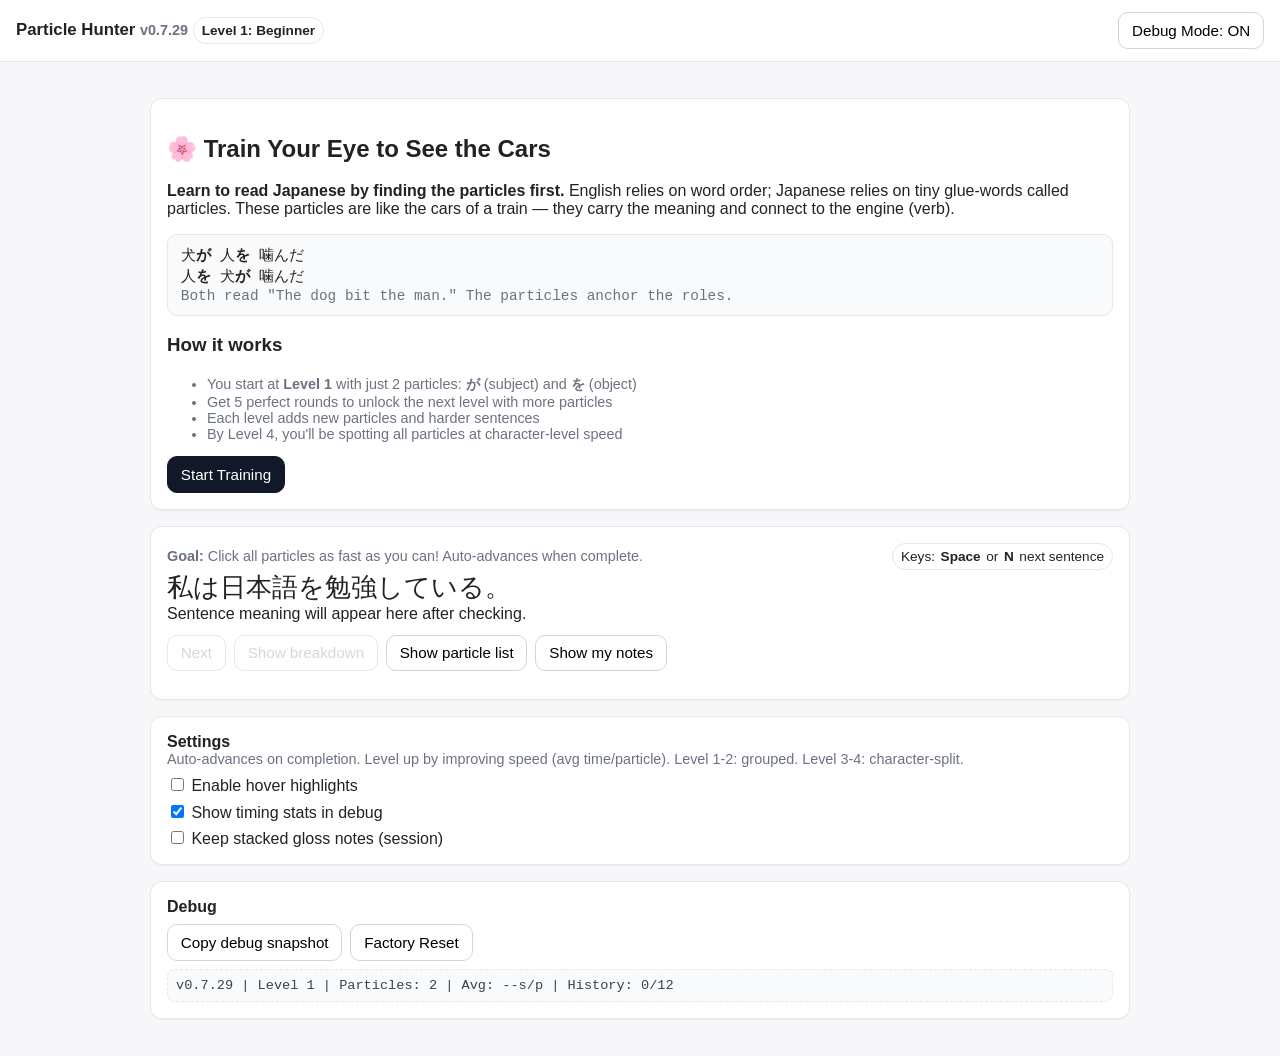
<file: index.html>
<!DOCTYPE html>
<html lang="ja">
<head>
<meta charset="UTF-8"/>
<meta name="viewport" content="width=device-width,initial-scale=1"/>
<title>Particle Hunter — v0.7.29 (Auto-Submit + Timing-Based Progression)</title>
<style>
  body{font-family:-apple-system,BlinkMacSystemFont,"Segoe UI",Roboto,"Hiragino Kaku Gothic ProN","Yu Gothic","Noto Sans JP",Meiryo,sans-serif;background:#f7f7f9;margin:0;color:#222}
  header{background:#fff;border-bottom:1px solid #e5e7eb;padding:.75rem 1rem;position:sticky;top:0;z-index:10}
  .head{display:flex;align-items:center;justify-content:space-between;gap:.75rem}
  h1{margin:0;font-size:1.05rem}
  main{max-width:980px;margin:0 auto;padding:1.25rem}
  .card{background:#fff;border:1px solid #e5e7eb;border-radius:12px;padding:1rem;margin:1rem 0;box-shadow:0 1px 2px rgba(0,0,0,.04)}
  .sentence{font-size:1.6rem;user-select:none}
  .token{display:inline-block;border-radius:6px;cursor:pointer;transition:background .12s,box-shadow .12s}
  body:not(.noHover) .token:hover{background:#f0f9ff;box-shadow:inset 0 0 0 1px #bae6fd}
  .picked{background:#e0f2fe;box-shadow:inset 0 0 0 1px #7dd3fc}
  .good{background:#dcfce7!important;box-shadow:inset 0 0 0 1px #86efac!important}
  .bad{box-shadow:inset 0 0 0 2px #f87171!important}
  .miss{background:#fecaca!important;box-shadow:inset 0 0 0 1px #ef4444!important}
  button{border:1px solid #d1d5db;background:#fff;padding:.55rem .8rem;border-radius:10px;cursor:pointer;font-size:.95rem}
  button.primary{background:#111827;color:#fff;border-color:#111827}
  button:disabled{opacity:.55;cursor:not-allowed}
  .pill{display:inline-flex;align-items:center;gap:.35rem;padding:.3rem .5rem;border:1px solid #e5e7eb;border-radius:999px;font-size:.85rem;background:#fff}
  .stats{display:flex;flex-wrap:wrap;gap:.5rem;margin-top:.75rem}
  .muted{color:#6b7280;font-size:.9rem}
  .row{display:flex;flex-wrap:wrap;gap:.5rem;align-items:center;justify-content:space-between}
  .banner{display:none;border:1px solid #fecaca;background:#fff1f2;color:#7f1d1d;padding:.6rem .8rem;border-radius:10px;margin:.75rem 0}
  .banner.show{display:block}
  .banner.good{border-color:#bbf7d0;background:#f0fdf4;color:#065f46}
  .debug{font-family:ui-monospace,monospace;font-size:.85rem;white-space:pre-wrap;background:#f9fafb;border:1px dashed #e5e7eb;padding:.5rem;border-radius:8px;color:#374151}
  .next-success{box-shadow:0 0 0 2px #22c55e inset}
  .next-warn{box-shadow:0 0 0 2px #fbbf24 inset}
  #breakdownBox.bd{font-family:ui-monospace,SFMono-Regular,Menlo,monospace;white-space:pre-wrap}
  #err{display:none;margin:0;padding:.6rem .8rem;background:#fff7ed;border:1px solid #fed7aa;color:#9a3412;border-radius:10px}
  #err.show{display:block}
</style>
</head>
<body class="noHover">
<header>
  <div class="head">
    <h1>Particle Hunter <span class="muted">v0.7.29</span> <span class="pill" id="modePill">Core</span></h1>
    <button id="toggleDebugBtn">Debug Mode: <span id="debugState">ON</span></button>
  </div>
</header>

<main>
  <p id="err"></p>

  <div id="introCard" class="card intro">
    <h2>🌸 Train Your Eye to See the Cars</h2>
    <p><strong>Learn to read Japanese by finding the particles first.</strong> English relies on word order; Japanese relies on tiny glue-words called particles. These particles are like the cars of a train — they carry the meaning and connect to the engine (verb).</p>
    <div class="example" style="background:#f9fafb;border:1px solid #e5e7eb;border-radius:10px;padding:.6rem .8rem;margin:.5rem 0;font-family:ui-monospace,monospace;font-size:.95rem;">
      犬<strong>が</strong> 人<strong>を</strong> 噛んだ<br/>人<strong>を</strong> 犬<strong>が</strong> 噛んだ<br/>
      <span class="muted">Both read "The dog bit the man." The particles anchor the roles.</span>
    </div>
    <h3>How it works</h3>
    <ul class="muted">
      <li>You start at <strong>Level 1</strong> with just 2 particles: <strong>が</strong> (subject) and <strong>を</strong> (object)</li>
      <li>Get 5 perfect rounds to unlock the next level with more particles</li>
      <li>Each level adds new particles and harder sentences</li>
      <li>By Level 4, you'll be spotting all particles at character-level speed</li>
    </ul>
    <button id="startBtn" class="primary">Start Training</button>
  </div>

  <div class="card" id="gameCard" style="display:none;">
    <div class="row">
      <div class="muted"><strong>Goal:</strong> Click all particles as fast as you can! Auto-advances when complete.</div>
      <div class="pill"><span>Keys:</span> <strong>Space</strong> or <strong>N</strong> next sentence</div>
    </div>

    <div id="cargoBanner" class="banner" role="alert"><strong>🚂 You left some cars behind!</strong> The missed particles are highlighted in red.</div>
    <div id="levelBanner" class="banner good" role="status">Mastery achieved — Level 2 unlocked.</div>

    <div class="sentence" id="sentence"></div>

    <div id="meaningBox" class="meaning">Sentence meaning will appear here after checking.</div>

    <div style="margin-top:.75rem;display:flex;gap:.5rem;flex-wrap:wrap;">
      <button id="nextBtn">Next</button>
      <button id="showBreakdownBtn" disabled>Show breakdown</button>
      <button id="toggleParticlesBtn">Show particle list</button>
      <button id="toggleMyNotesBtn">Show my notes</button>
    </div>

    <div class="stats" id="stats"></div>

    <div id="breakdownBox" class="card" style="display:none;margin-top:.75rem;padding:1rem;background:#f9fafb;">
      <strong>🚂 Train Car Breakdown</strong>
      <div class="muted" style="margin-top:.25rem;font-size:.85rem;">Each car carries meaning. The particle shows what job the car does. The engine (verb) is where everything connects.</div>
      <div id="breakdownContent" style="margin-top:.75rem;"></div>
    </div>

    <div class="notes" id="notesBlock" style="display:none;">
      <h4>Particles Learned</h4>
      <ul id="notesList"></ul>
    </div>

    <div class="card" id="particleListCard" style="display:none;margin-top:.75rem;">
      <strong>Particle Reference (by level)</strong>
      <div class="muted" style="margin-top:.5rem;">
        <strong>Level 1:</strong> が (subject), を (object)<br/>
        <strong>Level 2:</strong> + に (target), で (means/place), へ (direction)<br/>
        <strong>Level 3:</strong> + は (topic), と (and/with), も (also), の (possessive)<br/>
        <strong>Level 4:</strong> + から (from), まで (until), より (than), しか (only), など (etc)
      </div>
    </div>

    <div class="myNotes" id="myNotesBlock" style="display:none;margin-top:.75rem;">
      <h4>📚 My Notes (particles you've seen)</h4>
      <ul id="myNotesList"></ul>
    </div>
  </div>

  <div class="card" id="settingsCard" style="display:none;">
    <strong>Settings</strong>
    <div class="muted">Auto-advances on completion. Level up by improving speed (avg time/particle). Level 1-2: grouped. Level 3-4: character-split.</div>
    <div style="display:grid;gap:.4rem;margin-top:.5rem;">
      <label><input type="checkbox" id="hoverHints"> Enable hover highlights</label>
      <label><input type="checkbox" id="showCounts" checked> Show timing stats in debug</label>
      <label><input type="checkbox" id="persistNotes"> Keep stacked gloss notes (session)</label>
    </div>
  </div>

  <div class="card" id="debugCard" style="display:none;">
    <strong>Debug</strong>
    <div style="display:flex;gap:.5rem;flex-wrap:wrap;margin:.5rem 0;">
      <button id="copyDebugBtn">Copy debug snapshot</button>
      <button id="factoryBtn">Factory Reset</button>
    </div>
    <div id="debugArea" class="debug">Ready.</div>
  </div>
</main>

<script>
/* ===== Visible error so failures never look blank ===== */
function showErr(msg){var el=document.getElementById('err');el.textContent="Script error: "+msg;el.className="show";}

/* ===== Optional external tokenizer hook ===== */
function tokenizerHook(sentence){return null;}

/* ===== Core data ===== */
var CORE=[
  {text:"私は日本語を勉強している。"},
  {text:"明日学校でテストがある。"},
  {text:"駅まで歩いて行く。"},
  {text:"友達と映画を見た。"},
  {text:"図書館で本を借りた。"},
  {text:"昼ご飯にカレーを食べた。"},
  {text:"猫が庭にいる。"},
  {text:"東京へ引っ越した。"},
  {text:"七時に起きて、会社へ行く。"},
  {text:"この本は太郎にあげた。"},
  {text:"親より背が高い。"},
  {text:"牛乳しか飲まない。"},
  {text:"駅から家まで走った。"},
  {text:"先生とも話した。"},
  {text:"日本の文化について学ぶ。"},
  {text:"明日も仕事がある。"},
  {text:"これは私のです。"},
  {text:"公園で子供と遊ぶ。"}
];
var TRAPS=[
  {text:"にんじんを食べる。",exceptions:[{start:0,end:1}]},
  {text:"ノートにのりをつけた。",exceptions:[{start:4,end:5}]},
  {text:"できるだけ早く帰る。",exceptions:[{start:0,end:1}]},
  {text:"この本を読んだ。",exceptions:[{start:0,end:2}]},
  {text:"その映画は面白い。",exceptions:[{start:0,end:2}]}
];

// Extended sentence banks by level
var LEVEL1_EXT=[
  {text:"犬が走る。"},{text:"雨が降る。"},{text:"花を見る。"},{text:"水を飲む。"},
  {text:"友達に会う。"},{text:"学校へ行く。"},{text:"本が好きだ。"},{text:"車で来た。"},
  {text:"母と買い物する。"},{text:"兄も来る。"},{text:"妹の鞄だ。"},{text:"家から出る。"},
  {text:"駅まで歩く。"},{text:"音楽を聞く。"},{text:"部屋が暗い。"},{text:"朝ご飯を食べる。"},
  {text:"先生が教える。"},{text:"絵を描く。"},{text:"窓を開ける。"},{text:"友達と遊ぶ。"}
];
var LEVEL2_EXT=[
  {text:"母が料理を作っている。"},{text:"兄は毎日走っている。"},{text:"妹も宿題をする。"},
  {text:"犬が公園で遊んでいる。"},{text:"私は本を図書館で借りた。"},{text:"友達と映画館へ行った。"},
  {text:"父が会社から帰ってきた。"},{text:"彼女は日本語が上手だ。"},{text:"昨日も雨が降った。"},
  {text:"猫が魚を食べている。"},{text:"弟は学校が嫌いだ。"},{text:"姉が手紙を書いた。"},
  {text:"彼は東京から来た。"},{text:"私も歌が好きだ。"},{text:"先生が本を読んでいる。"},
  {text:"母が買い物に行った。"},{text:"兄が車を運転する。"},{text:"友達の家へ行く。"},
  {text:"毎日公園を散歩する。"},{text:"駅から走って来た。"}
];
var LEVEL3_EXT=[
  {text:"彼は毎朝七時に起きて、会社へ行く。"},{text:"私の母は料理が上手で、毎日美味しいものを作る。"},
  {text:"友達が図書館で勉強している時、私は家で寝ていた。"},{text:"兄は東京の大学で経済を勉強している。"},
  {text:"昨日駅前で友達に会って、一緒に映画を見た。"},{text:"彼女は日本語と英語が話せる。"},
  {text:"父が会社から帰ってきたら、夕飯を食べる。"},{text:"妹は毎日ピアノを練習しているが、まだ上手ではない。"},
  {text:"公園で犬と遊んでいる子供たちを見た。"},{text:"明日は友達の家でパーティーがある。"},
  {text:"私は朝ご飯にパンと牛乳を食べた。"},{text:"彼は本を読むのが好きで、毎週図書館に行く。"},
  {text:"母が買い物から帰ってきて、料理を始めた。"},{text:"兄が新しい車を買ったので、私も乗せてもらった。"},
  {text:"駅まで歩いて行くより、バスで行く方が早い。"}
];
var LEVEL4_EXT=[
  {text:"私の父は毎朝六時に起きて、会社に行く前にジョギングをしている。"},
  {text:"友達が東京から大阪まで新幹線で行った時、私も一緒に行きたかったが、仕事があって行けなかった。"},
  {text:"彼女は日本語の勉強を始めてから三年になるが、まだ漢字を読むのが難しいと言っている。"},
  {text:"昨日図書館で本を借りようと思ったが、読みたい本が全部貸し出されていたので、諦めて帰った。"},
  {text:"母が料理を作っている間に、私は部屋を掃除して、父は庭で花に水をやっていた。"},
  {text:"兄は大学を卒業してから東京の会社で働いているが、毎週末は実家に帰ってくる。"},
  {text:"彼は日本語が上手に話せるだけではなく、中国語も韓国語も勉強している。"},
  {text:"明日友達と映画を見に行く予定だったが、雨が降りそうなので、家でゲームをすることにした。"},
  {text:"私は朝ご飯を食べてから学校に行くが、弟は食べないで行くので、母がいつも心配している。"},
  {text:"彼女が駅で待っていると言ったので、私は急いで行ったが、彼女はもう帰ってしまっていた。"}
];

var MULTI=["から","まで","より","って","しか","など"];
var SINGLE=["は","が","を","に","へ","で","と","も","や","の"];
var ALL=[].concat(MULTI,SINGLE);

var GLOSS={"は":"topic / lens","が":"identifier / subject","を":"direct object","に":"target / time / existence","へ":"direction (towards)","で":"place of action / means","と":"and / with / quotative","も":"also / even","や":"non-exhaustive 'and'","の":"possessive / attributive","から":"from / since","まで":"until / as far as","より":"than (comparison)","しか":"only (…ない)","って":"informal quotative/topic","など":"such as / etc."};

// Comprehensive vocabulary dictionary
var VOCAB={
  "私":"I/me","犬":"dog","雨":"rain","花":"flower","水":"water","友達":"friend","学校":"school","本":"book","車":"car",
  "母":"mother","兄":"older brother","妹":"younger sister","家":"home/house","駅":"station","音楽":"music","部屋":"room",
  "朝ご飯":"breakfast","先生":"teacher","絵":"picture","窓":"window","料理":"cooking/dish","毎日":"every day",
  "宿題":"homework","公園":"park","図書館":"library","映画館":"movie theater","父":"father","彼女":"she/her",
  "日本語":"Japanese language","昨日":"yesterday","猫":"cat","魚":"fish","弟":"younger brother","姉":"older sister",
  "手紙":"letter","彼":"he/him","東京":"Tokyo","歌":"song","買い物":"shopping","運転":"driving","散歩":"walk",
  "毎朝":"every morning","七時":"7 o'clock","大学":"university","経済":"economics","駅前":"in front of station",
  "一緒":"together","英語":"English language","夕飯":"dinner","ピアノ":"piano","練習":"practice","パーティー":"party",
  "パン":"bread","牛乳":"milk","毎週":"every week","新幹線":"bullet train","大阪":"Osaka","三年":"3 years","漢字":"kanji",
  "仕事":"work/job","全部":"all/everything","実家":"family home","毎週末":"every weekend","中国語":"Chinese language",
  "韓国語":"Korean language","予定":"plan/schedule","ゲーム":"game","六時":"6 o'clock","ジョギング":"jogging",
  "掃除":"cleaning","庭":"garden/yard","卒業":"graduation","会社":"company","時":"when/time",
  "間":"while/between","前":"before","だけ":"only","ので":"because","ため":"for/in order to",

  "走る":"run","降る":"fall(rain)","見る":"see/watch","飲む":"drink","会う":"meet","行く":"go","好き":"like",
  "来る":"come","する":"do","出る":"go out/exit","歩く":"walk","聞く":"listen/hear","暗い":"dark","食べる":"eat",
  "教える":"teach","描く":"draw","開ける":"open","遊ぶ":"play","作る":"make","借りる":"borrow","帰る":"return home",
  "上手":"skilled/good at","嫌い":"dislike","書く":"write","読む":"read","寝る":"sleep","勉強":"study",
  "話す":"speak","始める":"begin","起きる":"wake up/get up","買う":"buy","言う":"say","思う":"think",
  "待つ":"wait","心配":"worry","難しい":"difficult","美味しい":"delicious","早い":"early/fast",
  "新しい":"new","乗る":"ride/board",

  "です":"is/are","だ":"is/are","ている":"doing(continuous)","てきた":"came after doing","た":"did(past)",
  "ない":"not","が":"but","ので":"so/because","時":"when","ら":"if/when","て":"and(connector)",
  "この":"this","その":"that","あの":"that over there","どの":"which","まだ":"still/not yet","もう":"already",
  "いつも":"always","とても":"very","ちょっと":"a little","たくさん":"many/a lot","少し":"a little"
};

var DEMO_EXCEPTIONS=["この","その","あの","どの","こんな","そんな","あんな","どんな"];
var SEQ_EXCEPTIONS=["です","でした"];
var WORD_EXCEPTIONS=["おにぎり","のり","はなし","にんじん","できる"];

// Meanings used by beta “Sentence meaning”
var MEANINGS={
  "駅まで歩いて行く。":"(I) walk to the station.",
  "この本は太郎にあげた。":"(I) gave this book to Tarō.",
  "昼ご飯にカレーを食べた。":"(I) ate curry for lunch.",
  "公園で子供と遊ぶ。":"(I) play with children at the park.",
  "私は日本語を勉強している。":"(I) am studying Japanese.",
  "図書館で本を借りた。":"(I) borrowed a book at the library.",
  "猫が庭にいる。":"A cat is in the yard.",
  "駅から家まで走った。":"(I) ran from the station to home.",
  "明日学校でテストがある。":"There is a test at school tomorrow."
};

/* ===== Persistence & state ===== */
var KEY="phSettingsV0729";
var state={
  idx:0,hover:false,showCounts:true,
  cargoShown:false,perGlossSeen:{},persistNotes:false,glossLog:[],
  introSeen:false,myNotesOpen:false,debugMode:true,

  // Timing-based progression system
  level:1,
  startTime:0,
  timePenalty:0,
  recentTimes:[],    // Rolling window of last 12 sentence times
  recentMistakes:[], // Rolling window of last 12 mistake counts

  _storageDisabled:false
};
function save(){if(state._storageDisabled)return;try{localStorage.setItem(KEY,JSON.stringify(state));}catch(e){state._storageDisabled=true;}}
function load(){try{var s=localStorage.getItem(KEY);if(s)Object.assign(state,JSON.parse(s));}catch(e){}}
function factoryReset(){if(!confirm("Factory Reset?"))return;try{localStorage.removeItem(KEY);}catch(e){}location.reload();}

/* ===== Bind settings (sticky) ===== */
function bindSettings(){
  ["hoverHints","showCounts","persistNotes"].forEach(function(id){
    var el=document.getElementById(id); if(!el)return;
    el.addEventListener("change",function(e){
      state[id]=!!e.target.checked; save(); syncUI();
    });
  });
}

/* ===== Helpers & tokenization ===== */
var IDLE_CUTOFF=12.0;
function reserveWords(sentence,used,reserved){
  for(var wi=0;wi<WORD_EXCEPTIONS.length;wi++){
    var w=WORD_EXCEPTIONS[wi],idx=0;
    while(true){var pos=sentence.indexOf(w,idx);if(pos===-1)break;
      reserved.push({start:pos,end:pos+w.length});
      for(var k=0;k<w.length;k++)used[pos+k]=true;
      idx=pos+w.length;
    }
  }
}
function exceptsFor(item){return item.exceptions||[];}
function isExcepted(i,len,exceptions){if(!exceptions.length)return false;var s=i,e=i+len;for(var k=0;k<exceptions.length;k++){var ex=exceptions[k];if(Math.max(s,ex.start)<Math.min(e,ex.end))return true;}return false;}
function annotate(sentence,hardMode,exceptions){
  var ext=tokenizerHook(sentence); if(Array.isArray(ext))return ext;
  var marks=[],used=new Array(sentence.length).fill(false),reserved=[];
  reserveWords(sentence,used,reserved);
  for(var i=0;i<sentence.length;i++){for(var d=0;d<DEMO_EXCEPTIONS.length;d++){var w=DEMO_EXCEPTIONS[d];if(sentence.startsWith(w,i)){reserved.push({start:i,end:i+w.length});for(var k=0;k<w.length;k++)used[i+k]=true;i+=w.length-1;break;}}}
  for(var j=0;j<sentence.length;j++){for(var s=0;s<SEQ_EXCEPTIONS.length;s++){var w2=SEQ_EXCEPTIONS[s];if(sentence.startsWith(w2,j)){reserved.push({start:j,end:j+w2.length});for(var k2=0;k2<w2.length;k2++)used[j+k2]=true;j+=w2.length-1;break;}}}
  function markAt(ii,list){
    for(var li=0;li<list.length;li++){
      var p=list[li];
      if(sentence.startsWith(p,ii)){
        if(isExcepted(ii,p.length,reserved)||isExcepted(ii,p.length,exceptions))continue;
        var ok=true;for(var kk=0;kk<p.length;kk++){if(used[ii+kk]){ok=false;break;}}
        if(!ok)continue;
        for(var kk2=0;kk2<p.length;kk2++)used[ii+kk2]=true;
        marks.push({start:ii,end:ii+p.length,text:p});return p.length;
      }
    } return 0;
  }
  for(var x=0;x<sentence.length;x++){var adv=markAt(x,MULTI);if(adv)x+=adv-1;}
  for(var y=0;y<sentence.length;y++){if(used[y])continue;var ch=sentence[y];
    if(SINGLE.indexOf(ch)>-1 && !isExcepted(y,1,reserved) && !isExcepted(y,1,exceptions)){
      used[y]=true;marks.push({start:y,end:y+1,text:ch});
    }
  }
  marks.sort(function(a,b){return a.start-b.start;});
  var tokens=[],idx=0;
  for(var m=0;m<marks.length;m++){
    var mk=marks[m];
    if(idx<mk.start){
      var chunk=sentence.slice(idx,mk.start);
      if(hardMode){for(var ci=0;ci<chunk.length;ci++)tokens.push({text:chunk[ci],isParticle:false});}
      else{tokens.push({text:chunk,isParticle:false});}
    }
    tokens.push({text:sentence.slice(mk.start,mk.end),isParticle:true});
    idx=mk.end;
  }
  if(idx<sentence.length){
    var tail=sentence.slice(idx);
    if(hardMode){for(var ti=0;ti<tail.length;ti++)tokens.push({text:tail[ti],isParticle:false});}
    else{tokens.push({text:tail,isParticle:false});}
  }
  return tokens;
}

/* ===== UI state ===== */
var tokens=[],picked=new Set(),currentMistakes=0;
function updatePill(){
  var names=["","Beginner","Intermediate","Advanced","Expert"];
  document.getElementById("modePill").textContent="Level "+state.level+": "+names[state.level];
}
function renderNotes(items){
  var block=document.getElementById("notesBlock"),list=document.getElementById("notesList");
  list.innerHTML=""; if(!items.length){block.style.display="none";return;}
  for(var i=0;i<items.length;i++){var li=document.createElement("li");li.textContent=items[i];list.appendChild(li);}
  block.style.display="block";
}
function buildUnlockedNotes(){var keys=[];for(var k in state.perGlossSeen){if(state.perGlossSeen[k])keys.push(k);}var order=MULTI.concat(SINGLE);keys.sort(function(a,b){return order.indexOf(a)-order.indexOf(b);});var out=[];for(var i=0;i<keys.length;i++){var key=keys[i];out.push(key+" = "+(GLOSS[key]||"particle"));}return out;}
function renderMyNotes(){var list=document.getElementById("myNotesList");list.innerHTML="";var all=buildUnlockedNotes();if(!all.length){var li=document.createElement("li");li.textContent="No notes unlocked yet.";list.appendChild(li);return;}for(var i=0;i<all.length;i++){var li2=document.createElement("li");li2.textContent=all[i];list.appendChild(li2);}}
function resetNextBtn(){var n=document.getElementById("nextBtn");n.classList.remove("next-success");n.classList.remove("next-warn");}
function clearAccPills(){var pills=document.querySelectorAll("#stats .pill");for(var i=0;i<pills.length;i++){var txt=(pills[i].textContent||"").trim();if(txt.indexOf("Acc ")===0)pills[i].remove();}}
function syncUI(){
  document.body.classList.toggle("noHover",!state.hover);
  document.getElementById("hoverHints").checked=!!state.hover;
  document.getElementById("showCounts").checked=!!state.showCounts;
  document.getElementById("persistNotes").checked=!!state.persistNotes;

  updatePill();
  document.getElementById("debugCard").style.display="block";
  document.getElementById("settingsCard").style.display="block";
  document.getElementById("debugState").textContent=state.debugMode?"ON":"OFF";

  document.getElementById("myNotesBlock").style.display=state.myNotesOpen?"block":"none";
  document.getElementById("toggleMyNotesBtn").textContent=state.myNotesOpen?"Hide my notes":"Show my notes";

  var dbg=document.getElementById("debugArea");
  if(state.showCounts){
    var count=tokens.filter(function(t){return t.isParticle;}).length;
    var avgTime=state.recentTimes.length>0?(state.recentTimes.reduce(function(a,b){return a+b;},0)/state.recentTimes.length).toFixed(2):"--";
    dbg.textContent="v0.7.29 | Level "+state.level+" | Particles: "+count+" | Avg: "+avgTime+"s/p | History: "+state.recentTimes.length+"/12";
  }else{dbg.textContent="v0.7.29 | Level "+state.level;}
}

/* ===== Bank ===== */
function currentBank(){
  // Level-specific sentence banks
  var base=[];
  if(state.level===1){
    base=CORE.concat(LEVEL1_EXT);
  }else if(state.level===2){
    base=CORE.concat(LEVEL1_EXT).concat(TRAPS).concat(LEVEL2_EXT);
  }else if(state.level===3){
    base=LEVEL3_EXT;
  }else if(state.level===4){
    base=LEVEL3_EXT.concat(TRAPS).concat(LEVEL4_EXT);
  }
  return base;
}

/* ===== Round flow ===== */
function render(force){
  if(typeof force==="undefined")force=false;
  clearAccPills(); var bd=document.getElementById("breakdownBox"); if(bd)bd.style.display="none";
  var bank=currentBank(); if(!bank.length){document.getElementById("sentence").textContent="(no sentences)";return;}
  if(!force) state.idx=(state.idx+1)%bank.length;
  var item=bank[state.idx], sentence=item.text; state._lastSentence=sentence;
  // Levels 3 & 4 use character-level splitting (hard mode)
  var hardMode=state.level>=3;
  tokens=annotate(sentence,hardMode,exceptsFor(item)); picked.clear();

  // Start timer and reset penalty
  state.startTime=Date.now();
  state.timePenalty=0;
  currentMistakes=0;

  var c=document.getElementById("sentence"); c.innerHTML="";
  for(var i=0;i<tokens.length;i++){
    (function(i){
      var t=tokens[i],sp=document.createElement("span");
      sp.className="token"; sp.textContent=t.text;
      sp.addEventListener("pointerdown",function(){
        if(sp.classList.contains("good")||sp.classList.contains("bad")||sp.classList.contains("miss"))return;

        if(picked.has(i)){
          picked.delete(i);
          sp.classList.remove("picked");
        }else{
          picked.add(i);
          sp.classList.add("picked");

          // Wrong click penalty: +2s and red flash
          if(!t.isParticle){
            currentMistakes++;
            state.timePenalty+=2000; // 2 seconds in ms
            sp.classList.add("bad");
            setTimeout(function(){sp.classList.remove("bad","picked");},300);
            picked.delete(i);
            return;
          }

          // Check if all particles found → auto-submit
          checkCompletion();
        }
      });
      c.appendChild(sp);
    })(i);
  }
  document.getElementById("nextBtn").disabled=true;
  document.getElementById("showBreakdownBtn").disabled=true;
  resetNextBtn(); document.getElementById("cargoBanner").classList.remove("show");
  syncUI();
}
function checkCompletion(){
  // Count total particles and picked particles
  var totalParticles=tokens.filter(function(t){return t.isParticle;}).length;
  var pickedParticles=0;
  for(var i=0;i<tokens.length;i++){
    if(tokens[i].isParticle && picked.has(i))pickedParticles++;
  }

  // Auto-submit when all particles found
  if(pickedParticles===totalParticles){
    setTimeout(function(){completeRound();},150); // Slight delay for visual feedback
  }
}
function completeRound(){
  var mistakes=currentMistakes;
  // Calculate time taken (with penalties)
  var elapsed=Date.now()-state.startTime+state.timePenalty;
  var particleCount=tokens.filter(function(t){return t.isParticle;}).length;
  var timePerParticle=particleCount>0?(elapsed/particleCount)/1000:0; // Convert to seconds

  // Visual feedback
  var spans=[].slice.call(document.querySelectorAll("#sentence .token")),newGlosses=[];
  function addGloss(key){if(ALL.indexOf(key)>-1 && !state.perGlossSeen[key]){var gloss=GLOSS[key]||"particle";var line=key+" = "+gloss;newGlosses.push(line);state.perGlossSeen[key]=true;}}
  for(var i=0;i<tokens.length;i++){
    if(tokens[i].isParticle){
      spans[i].classList.add("good");
      addGloss(tokens[i].text);
    }
  }

  // Rolling window tracking
  state.recentTimes.push(timePerParticle);
  state.recentMistakes.push(mistakes);
  if(state.recentTimes.length>12){state.recentTimes.shift();state.recentMistakes.shift();}

  // Show timing feedback
  var timePill=document.createElement("span");
  timePill.className="pill";
  timePill.textContent=timePerParticle.toFixed(2)+"s per particle";
  document.getElementById("stats").appendChild(timePill);

  // Evaluate and adjust difficulty
  evaluatePerformance();

  // Notes and UI
  if(state.persistNotes){for(var g=0;g<newGlosses.length;g++){if(state.glossLog.indexOf(newGlosses[g])===-1)state.glossLog.push(newGlosses[g]);}renderNotes(state.glossLog);}else{renderNotes(newGlosses);}
  if(state.myNotesOpen)renderMyNotes();

  // Enable breakdown and next
  document.getElementById("showBreakdownBtn").disabled=false;
  document.getElementById("nextBtn").disabled=false;

  save(); syncUI();
}
function evaluatePerformance(){
  // Need at least 8 rounds for evaluation
  if(state.recentTimes.length<8)return;

  var avgTime=state.recentTimes.reduce(function(a,b){return a+b;},0)/state.recentTimes.length;
  var totalMistakes=state.recentMistakes.reduce(function(a,b){return a+b;},0);

  // Level up thresholds (avg time per particle)
  var thresholds=[999,3.0,2.0,1.5,1.0]; // index 0 unused, 1-4 are levels

  // Try to level up
  if(state.level<4 && avgTime<thresholds[state.level+1]){
    state.level++;
    state.idx=0; // Reset to first sentence
  }
  // Level down on too many mistakes
  else if(state.level>1 && totalMistakes>=4){
    state.level--;
    state.idx=0;
    // Clear mistake history after regression
    state.recentMistakes=state.recentMistakes.map(function(){return 0;});
  }
}
function showBreakdown(){
  // Umi-style token-by-token breakdown
  var box=document.getElementById("breakdownBox");
  var content=document.getElementById("breakdownContent");
  if(box.style.display==="block"){
    box.style.display="none";
    return;
  }
  var lines=[];
  for(var i=0;i<tokens.length;i++){
    var t=tokens[i];
    var meaning="";
    if(t.isParticle){
      meaning=GLOSS[t.text]||"particle";
    }else if(VOCAB[t.text]){
      meaning=VOCAB[t.text];
    }else{
      meaning="—";
    }
    lines.push('<div style="display:flex;border-bottom:1px solid #e5e7eb;padding:.4rem 0;"><div style="min-width:120px;font-weight:500;">'+t.text+'</div><div style="color:#6b7280;border-left:2px solid #d1d5db;padding-left:.75rem;">'+meaning+'</div></div>');
  }
  content.innerHTML=lines.join("");
  box.style.display="block";
}

/* ===== Controls ===== */
document.getElementById("nextBtn").onclick=function(){render(false);};
document.getElementById("showBreakdownBtn").onclick=showBreakdown;
document.getElementById("toggleParticlesBtn").onclick=function(){var card=document.getElementById("particleListCard");card.style.display=card.style.display==="none"?"block":"none";};
document.getElementById("toggleMyNotesBtn").onclick=function(){state.myNotesOpen=!state.myNotesOpen;save();if(state.myNotesOpen)renderMyNotes();syncUI();};
document.getElementById("factoryBtn").addEventListener("click",factoryReset);
document.getElementById("copyDebugBtn").addEventListener("click",function(){
  var payload={version:"v0.7.29",sentence:(currentBank()[state.idx]||{}).text,settings:state,tokens:tokens.map(function(t){return {t:t.text,p:t.isParticle};}),picked:Array.from(picked),glossLog:state.glossLog};
  var text=JSON.stringify(payload,null,2);
  if(navigator.clipboard&&navigator.clipboard.writeText){navigator.clipboard.writeText(text).then(function(){document.getElementById("debugArea").textContent="Copied debug snapshot:\n"+text;}).catch(function(){document.getElementById("debugArea").textContent="Copy failed. Here it is:\n"+text;});}
  else{document.getElementById("debugArea").textContent="Clipboard not available. Here it is:\n"+text;}
});
document.getElementById("toggleDebugBtn").onclick=function(){state.debugMode=!state.debugMode;save();syncUI();};
document.addEventListener("keydown",function(e){
  var tag=(e.target&&e.target.tagName)?e.target.tagName.toLowerCase():""; if(tag==="input"||tag==="textarea")return;
  var k=(e.key||"").toLowerCase();
  if((k===" "||k==="n") && !document.getElementById("nextBtn").disabled){
    e.preventDefault();
    render(false);
  }
});

/* ===== Boot ===== */
try{
  load();
  (function boot(){
    document.getElementById("gameCard").style.display="block";
    document.getElementById("settingsCard").style.display="block";
    document.getElementById("debugCard").style.display="block";
    document.getElementById("startBtn").onclick=function(){state.introSeen=true;save();document.getElementById("introCard").style.display="none";render(true);};
    if(state.introSeen){document.getElementById("introCard").style.display="none";}
    bindSettings(); syncUI(); render(true);
  })();
}catch(e){console.error(e);showErr(e.message||String(e));}
</script>
</body>
</html>
</file>
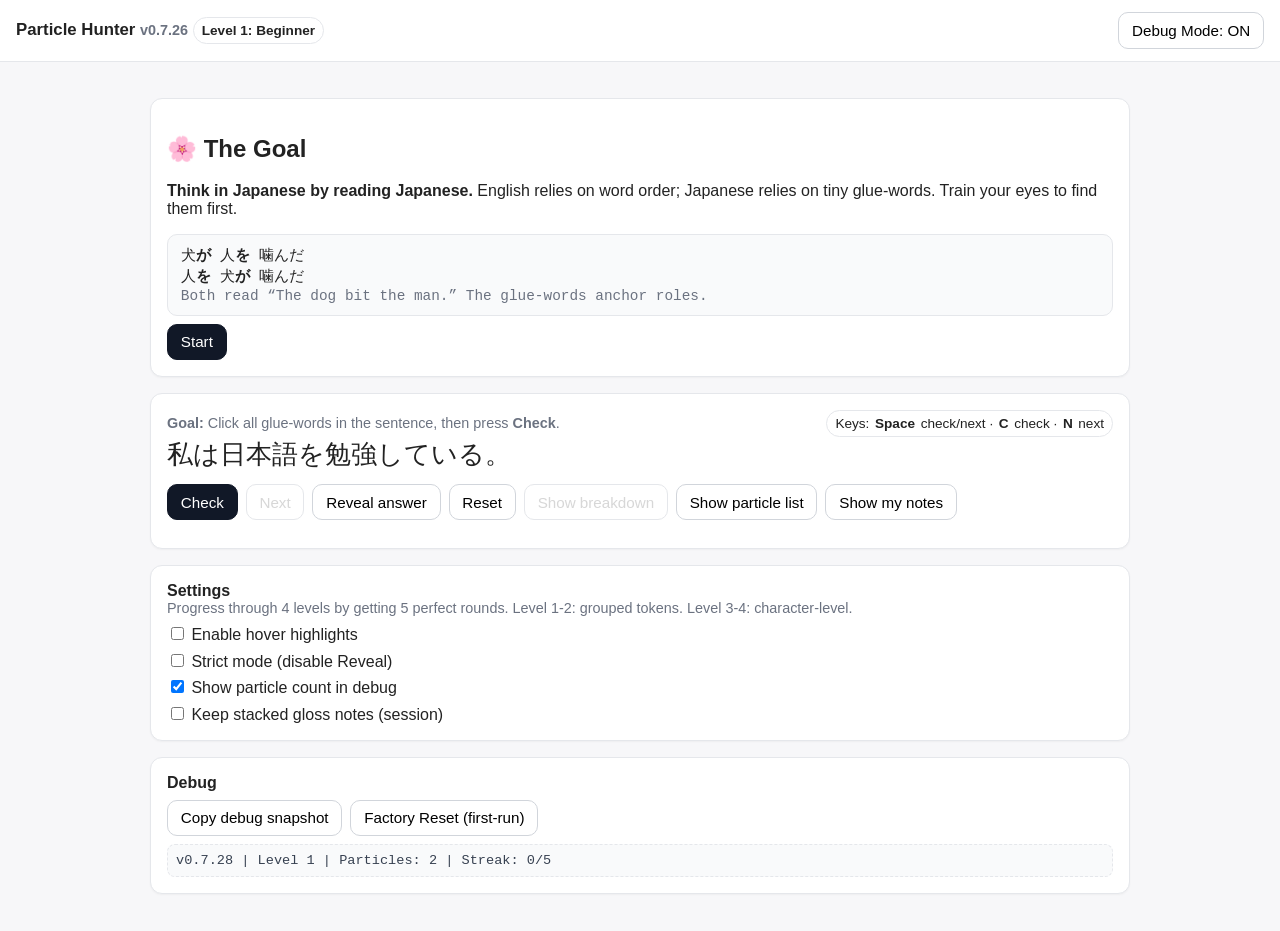
<file: index-old-backup.html>
<!DOCTYPE html>
<html lang="ja">
<head>
<meta charset="UTF-8"/>
<meta name="viewport" content="width=device-width,initial-scale=1"/>
<title>Particle Hunter — v0.7.26 (Hybrid + Connectivity + Verb fix)</title>
<style>
  body{font-family:-apple-system,BlinkMacSystemFont,"Segoe UI",Roboto,"Hiragino Kaku Gothic ProN","Yu Gothic","Noto Sans JP",Meiryo,sans-serif;background:#f7f7f9;margin:0;color:#222}
  header{background:#fff;border-bottom:1px solid #e5e7eb;padding:.75rem 1rem;position:sticky;top:0;z-index:10}
  .head{display:flex;align-items:center;justify-content:space-between;gap:.75rem}
  h1{margin:0;font-size:1.05rem}
  main{max-width:980px;margin:0 auto;padding:1.25rem}
  .card{background:#fff;border:1px solid #e5e7eb;border-radius:12px;padding:1rem;margin:1rem 0;box-shadow:0 1px 2px rgba(0,0,0,.04)}
  .sentence{font-size:1.6rem;user-select:none}
  .token{display:inline-block;border-radius:6px;cursor:pointer;transition:background .12s,box-shadow .12s}
  body:not(.noHover) .token:hover{background:#f0f9ff;box-shadow:inset 0 0 0 1px #bae6fd}
  .picked{background:#e0f2fe;box-shadow:inset 0 0 0 1px #7dd3fc}
  .good{background:#dcfce7!important;box-shadow:inset 0 0 0 1px #86efac!important}
  .bad{box-shadow:inset 0 0 0 2px #f87171!important}
  .miss{background:#fecaca!important;box-shadow:inset 0 0 0 1px #ef4444!important}
  button{border:1px solid #d1d5db;background:#fff;padding:.55rem .8rem;border-radius:10px;cursor:pointer;font-size:.95rem}
  button.primary{background:#111827;color:#fff;border-color:#111827}
  button:disabled{opacity:.55;cursor:not-allowed}
  .pill{display:inline-flex;align-items:center;gap:.35rem;padding:.3rem .5rem;border:1px solid #e5e7eb;border-radius:999px;font-size:.85rem;background:#fff}
  .stats{display:flex;flex-wrap:wrap;gap:.5rem;margin-top:.75rem}
  .muted{color:#6b7280;font-size:.9rem}
  .row{display:flex;flex-wrap:wrap;gap:.5rem;align-items:center;justify-content:space-between}
  .banner{display:none;border:1px solid #fecaca;background:#fff1f2;color:#7f1d1d;padding:.6rem .8rem;border-radius:10px;margin:.75rem 0}
  .banner.show{display:block}
  .banner.good{border-color:#bbf7d0;background:#f0fdf4;color:#065f46}
  .debug{font-family:ui-monospace,monospace;font-size:.85rem;white-space:pre-wrap;background:#f9fafb;border:1px dashed #e5e7eb;padding:.5rem;border-radius:8px;color:#374151}
  .next-success{box-shadow:0 0 0 2px #22c55e inset}
  .next-warn{box-shadow:0 0 0 2px #fbbf24 inset}
  #breakdownBox.bd{font-family:ui-monospace,SFMono-Regular,Menlo,monospace;white-space:pre-wrap}
  #err{display:none;margin:0;padding:.6rem .8rem;background:#fff7ed;border:1px solid #fed7aa;color:#9a3412;border-radius:10px}
  #err.show{display:block}
</style>
</head>
<body class="noHover">
<header>
  <div class="head">
    <h1>Particle Hunter <span class="muted">v0.7.26</span> <span class="pill" id="modePill">Core</span></h1>
    <button id="toggleDebugBtn">Debug Mode: <span id="debugState">ON</span></button>
  </div>
</header>

<main>
  <p id="err"></p>

  <div id="introCard" class="card intro">
    <h2>🌸 The Goal</h2>
    <p><strong>Think in Japanese by reading Japanese.</strong> English relies on word order; Japanese relies on tiny glue-words. Train your eyes to find them first.</p>
    <div class="example" style="background:#f9fafb;border:1px solid #e5e7eb;border-radius:10px;padding:.6rem .8rem;margin:.5rem 0;font-family:ui-monospace,monospace;font-size:.95rem;">
      犬<strong>が</strong> 人<strong>を</strong> 噛んだ<br/>人<strong>を</strong> 犬<strong>が</strong> 噛んだ<br/>
      <span class="muted">Both read “The dog bit the man.” The glue-words anchor roles.</span>
    </div>
    <button id="startBtn" class="primary">Start</button>
  </div>

  <div class="card" id="gameCard">
    <div class="row">
      <div class="muted"><strong>Goal:</strong> Click all glue-words in the sentence, then press <strong>Check</strong>.</div>
      <div class="pill"><span>Keys:</span> <strong>Space</strong> check/next · <strong>C</strong> check · <strong>N</strong> next</div>
    </div>

    <div id="cargoBanner" class="banner" role="alert"><strong>Hey, you left cargo on the platform!</strong></div>
    <div id="streamBanner" class="banner" role="alert" style="display:none;"></div>
    <div id="levelBanner" class="banner good" role="status">Mastery achieved — Level 2 unlocked.</div>

    <div class="sentence" id="sentence"></div>

    <div style="margin-top:.75rem;display:flex;gap:.5rem;flex-wrap:wrap;">
      <button id="checkBtn" class="primary">Check</button>
      <button id="nextBtn">Next</button>
      <button id="revealBtn">Reveal answer</button>
      <button id="resetBtn">Reset</button>
      <button id="showBreakdownBtn" disabled>Show breakdown</button>
      <button id="toggleParticlesBtn">Show particle list</button>
      <button id="toggleMyNotesBtn">Show my notes</button>
    </div>

    <div class="stats" id="stats"></div>
    <div id="breakdownBox" class="card" style="display:none;margin-top:.75rem;padding:1rem;background:#f9fafb;">
      <strong>Sentence Breakdown</strong>
      <div id="breakdownContent" style="margin-top:.5rem;font-family:ui-monospace,monospace;"></div>
    </div>

    <div class="notes" id="notesBlock" style="display:none;">
      <h4>Notes</h4><ul id="notesList"></ul>
    </div>

    <div class="card" id="particleListCard" style="display:none;margin-top:.75rem;">
      <strong>Particle reference</strong>
      <div class="muted">Multi-character first, then singles. Ambiguities like 「には」 are treated as に + は.</div>
      <ul class="muted">
        <li>Multi-char: から, まで, より, って, しか, など</li>
        <li>Single-char: は, が, を, に, へ, で, と, も, や, の</li>
      </ul>
    </div>

    <div class="myNotes" id="myNotesBlock" style="display:none;margin-top:.75rem;">
      <h4>My Notes (unlocked this session)</h4><ul id="myNotesList"></ul>
    </div>
  </div>

  <div class="card" id="settingsCard">
    <strong>Settings</strong>
    <div class="muted">Progress through 4 levels by getting 5 perfect rounds. Level 1-2: grouped tokens. Level 3-4: character-level.</div>
    <div style="display:grid;gap:.4rem;margin-top:.5rem;">
      <label><input type="checkbox" id="hoverHints"> Enable hover highlights</label>
      <label><input type="checkbox" id="strictMode"> Strict mode (disable Reveal)</label>
      <label><input type="checkbox" id="showCounts" checked> Show particle count in debug</label>
      <label><input type="checkbox" id="persistNotes"> Keep stacked gloss notes (session)</label>
    </div>
  </div>

  <div class="card" id="debugCard">
    <strong>Debug</strong>
    <div style="display:flex;gap:.5rem;flex-wrap:wrap;margin:.5rem 0;">
      <button id="copyDebugBtn">Copy debug snapshot</button>
      <button id="factoryBtn">Factory Reset (first-run)</button>
    </div>
    <div id="debugArea" class="debug">Ready.</div>
  </div>
</main>

<script>
/* ===== Visible error so failures never look blank ===== */
function showErr(msg){var el=document.getElementById('err');el.textContent="Script error: "+msg;el.className="show";}

/* ===== Optional external tokenizer hook ===== */
function tokenizerHook(sentence){return null;}

/* ===== Core data ===== */
var CORE=[
  {text:"私は日本語を勉強している。"},
  {text:"明日学校でテストがある。"},
  {text:"駅まで歩いて行く。"},
  {text:"友達と映画を見た。"},
  {text:"図書館で本を借りた。"},
  {text:"昼ご飯にカレーを食べた。"},
  {text:"猫が庭にいる。"},
  {text:"東京へ引っ越した。"},
  {text:"七時に起きて、会社へ行く。"},
  {text:"この本は太郎にあげた。"},
  {text:"親より背が高い。"},
  {text:"牛乳しか飲まない。"},
  {text:"駅から家まで走った。"},
  {text:"先生とも話した。"},
  {text:"日本の文化について学ぶ。"},
  {text:"明日も仕事がある。"},
  {text:"これは私のです。"},
  {text:"公園で子供と遊ぶ。"}
];
var TRAPS=[
  {text:"にんじんを食べる。",exceptions:[{start:0,end:1}]},
  {text:"ノートにのりをつけた。",exceptions:[{start:4,end:5}]},
  {text:"できるだけ早く帰る。",exceptions:[{start:0,end:1}]},
  {text:"この本を読んだ。",exceptions:[{start:0,end:2}]},
  {text:"その映画は面白い。",exceptions:[{start:0,end:2}]}
];

// Extended sentence banks by level
var LEVEL1_EXT=[
  {text:"犬が走る。"},{text:"雨が降る。"},{text:"花を見る。"},{text:"水を飲む。"},
  {text:"友達に会う。"},{text:"学校へ行く。"},{text:"本が好きだ。"},{text:"車で来た。"},
  {text:"母と買い物する。"},{text:"兄も来る。"},{text:"妹の鞄だ。"},{text:"家から出る。"},
  {text:"駅まで歩く。"},{text:"音楽を聞く。"},{text:"部屋が暗い。"},{text:"朝ご飯を食べる。"},
  {text:"先生が教える。"},{text:"絵を描く。"},{text:"窓を開ける。"},{text:"友達と遊ぶ。"}
];
var LEVEL2_EXT=[
  {text:"母が料理を作っている。"},{text:"兄は毎日走っている。"},{text:"妹も宿題をする。"},
  {text:"犬が公園で遊んでいる。"},{text:"私は本を図書館で借りた。"},{text:"友達と映画館へ行った。"},
  {text:"父が会社から帰ってきた。"},{text:"彼女は日本語が上手だ。"},{text:"昨日も雨が降った。"},
  {text:"猫が魚を食べている。"},{text:"弟は学校が嫌いだ。"},{text:"姉が手紙を書いた。"},
  {text:"彼は東京から来た。"},{text:"私も歌が好きだ。"},{text:"先生が本を読んでいる。"},
  {text:"母が買い物に行った。"},{text:"兄が車を運転する。"},{text:"友達の家へ行く。"},
  {text:"毎日公園を散歩する。"},{text:"駅から走って来た。"}
];
var LEVEL3_EXT=[
  {text:"彼は毎朝七時に起きて、会社へ行く。"},{text:"私の母は料理が上手で、毎日美味しいものを作る。"},
  {text:"友達が図書館で勉強している時、私は家で寝ていた。"},{text:"兄は東京の大学で経済を勉強している。"},
  {text:"昨日駅前で友達に会って、一緒に映画を見た。"},{text:"彼女は日本語と英語が話せる。"},
  {text:"父が会社から帰ってきたら、夕飯を食べる。"},{text:"妹は毎日ピアノを練習しているが、まだ上手ではない。"},
  {text:"公園で犬と遊んでいる子供たちを見た。"},{text:"明日は友達の家でパーティーがある。"},
  {text:"私は朝ご飯にパンと牛乳を食べた。"},{text:"彼は本を読むのが好きで、毎週図書館に行く。"},
  {text:"母が買い物から帰ってきて、料理を始めた。"},{text:"兄が新しい車を買ったので、私も乗せてもらった。"},
  {text:"駅まで歩いて行くより、バスで行く方が早い。"}
];
var LEVEL4_EXT=[
  {text:"私の父は毎朝六時に起きて、会社に行く前にジョギングをしている。"},
  {text:"友達が東京から大阪まで新幹線で行った時、私も一緒に行きたかったが、仕事があって行けなかった。"},
  {text:"彼女は日本語の勉強を始めてから三年になるが、まだ漢字を読むのが難しいと言っている。"},
  {text:"昨日図書館で本を借りようと思ったが、読みたい本が全部貸し出されていたので、諦めて帰った。"},
  {text:"母が料理を作っている間に、私は部屋を掃除して、父は庭で花に水をやっていた。"},
  {text:"兄は大学を卒業してから東京の会社で働いているが、毎週末は実家に帰ってくる。"},
  {text:"彼は日本語が上手に話せるだけではなく、中国語も韓国語も勉強している。"},
  {text:"明日友達と映画を見に行く予定だったが、雨が降りそうなので、家でゲームをすることにした。"},
  {text:"私は朝ご飯を食べてから学校に行くが、弟は食べないで行くので、母がいつも心配している。"},
  {text:"彼女が駅で待っていると言ったので、私は急いで行ったが、彼女はもう帰ってしまっていた。"}
];

var MULTI=["から","まで","より","って","しか","など"];
var SINGLE=["は","が","を","に","へ","で","と","も","や","の"];
var ALL=[].concat(MULTI,SINGLE);

var GLOSS={"は":"topic / lens","が":"identifier / subject","を":"direct object","に":"target / time / existence","へ":"direction (towards)","で":"place of action / means","と":"and / with / quotative","も":"also / even","や":"non-exhaustive 'and'","の":"possessive / attributive","から":"from / since","まで":"until / as far as","より":"than (comparison)","しか":"only (…ない)","って":"informal quotative/topic","など":"such as / etc."};

// Comprehensive vocabulary dictionary
var VOCAB={
  "私":"I/me","犬":"dog","雨":"rain","花":"flower","水":"water","友達":"friend","学校":"school","本":"book","車":"car",
  "母":"mother","兄":"older brother","妹":"younger sister","家":"home/house","駅":"station","音楽":"music","部屋":"room",
  "朝ご飯":"breakfast","先生":"teacher","絵":"picture","窓":"window","料理":"cooking/dish","毎日":"every day",
  "宿題":"homework","公園":"park","図書館":"library","映画館":"movie theater","父":"father","彼女":"she/her",
  "日本語":"Japanese language","昨日":"yesterday","猫":"cat","魚":"fish","弟":"younger brother","姉":"older sister",
  "手紙":"letter","彼":"he/him","東京":"Tokyo","歌":"song","買い物":"shopping","運転":"driving","散歩":"walk",
  "毎朝":"every morning","七時":"7 o'clock","大学":"university","経済":"economics","駅前":"in front of station",
  "一緒":"together","英語":"English language","夕飯":"dinner","ピアノ":"piano","練習":"practice","パーティー":"party",
  "パン":"bread","牛乳":"milk","毎週":"every week","新幹線":"bullet train","大阪":"Osaka","三年":"3 years","漢字":"kanji",
  "仕事":"work/job","全部":"all/everything","実家":"family home","毎週末":"every weekend","中国語":"Chinese language",
  "韓国語":"Korean language","予定":"plan/schedule","ゲーム":"game","六時":"6 o'clock","ジョギング":"jogging",
  "掃除":"cleaning","庭":"garden/yard","卒業":"graduation","会社":"company","時":"when/time",
  "間":"while/between","前":"before","だけ":"only","ので":"because","ため":"for/in order to",

  "走る":"run","降る":"fall(rain)","見る":"see/watch","飲む":"drink","会う":"meet","行く":"go","好き":"like",
  "来る":"come","する":"do","出る":"go out/exit","歩く":"walk","聞く":"listen/hear","暗い":"dark","食べる":"eat",
  "教える":"teach","描く":"draw","開ける":"open","遊ぶ":"play","作る":"make","借りる":"borrow","帰る":"return home",
  "上手":"skilled/good at","嫌い":"dislike","書く":"write","読む":"read","寝る":"sleep","勉強":"study",
  "話す":"speak","始める":"begin","起きる":"wake up/get up","買う":"buy","言う":"say","思う":"think",
  "待つ":"wait","心配":"worry","難しい":"difficult","美味しい":"delicious","早い":"early/fast",
  "新しい":"new","乗る":"ride/board",

  "です":"is/are","だ":"is/are","ている":"doing(continuous)","てきた":"came after doing","た":"did(past)",
  "ない":"not","が":"but","ので":"so/because","時":"when","ら":"if/when","て":"and(connector)",
  "この":"this","その":"that","あの":"that over there","どの":"which","まだ":"still/not yet","もう":"already",
  "いつも":"always","とても":"very","ちょっと":"a little","たくさん":"many/a lot","少し":"a little"
};

var DEMO_EXCEPTIONS=["この","その","あの","どの","こんな","そんな","あんな","どんな"];
var SEQ_EXCEPTIONS=["です","でした"];
var WORD_EXCEPTIONS=["おにぎり","のり","はなし","にんじん","できる"];

// Meanings used by beta “Sentence meaning”
var MEANINGS={
  "駅まで歩いて行く。":"(I) walk to the station.",
  "この本は太郎にあげた。":"(I) gave this book to Tarō.",
  "昼ご飯にカレーを食べた。":"(I) ate curry for lunch.",
  "公園で子供と遊ぶ。":"(I) play with children at the park.",
  "私は日本語を勉強している。":"(I) am studying Japanese.",
  "図書館で本を借りた。":"(I) borrowed a book at the library.",
  "猫が庭にいる。":"A cat is in the yard.",
  "駅から家まで走った。":"(I) ran from the station to home.",
  "明日学校でテストがある。":"There is a test at school tomorrow."
};

/* ===== Persistence & state ===== */
var KEY="phSettingsV0728";
var state={
  idx:0,hover:false,strict:false,showCounts:true,
  cargoShown:false,perGlossSeen:{},persistNotes:false,glossLog:[],
  introSeen:false,myNotesOpen:false,debugMode:true,

  // Progression system
  level:1,perfectStreak:0,

  _storageDisabled:false
};
function save(){if(state._storageDisabled)return;try{localStorage.setItem(KEY,JSON.stringify(state));}catch(e){state._storageDisabled=true;}}
function load(){try{var s=localStorage.getItem(KEY);if(s)Object.assign(state,JSON.parse(s));}catch(e){}}
function factoryReset(){if(!confirm("Factory Reset?"))return;try{localStorage.removeItem(KEY);}catch(e){}location.reload();}

/* ===== Bind settings (sticky) ===== */
function bindSettings(){
  ["hoverHints","strictMode","showCounts","persistNotes"].forEach(function(id){
    var el=document.getElementById(id); if(!el)return;
    el.addEventListener("change",function(e){
      state[id]=!!e.target.checked; save(); syncUI();
    });
  });
}

/* ===== Helpers & tokenization ===== */
var IDLE_CUTOFF=12.0;
function reserveWords(sentence,used,reserved){
  for(var wi=0;wi<WORD_EXCEPTIONS.length;wi++){
    var w=WORD_EXCEPTIONS[wi],idx=0;
    while(true){var pos=sentence.indexOf(w,idx);if(pos===-1)break;
      reserved.push({start:pos,end:pos+w.length});
      for(var k=0;k<w.length;k++)used[pos+k]=true;
      idx=pos+w.length;
    }
  }
}
function exceptsFor(item){return item.exceptions||[];}
function isExcepted(i,len,exceptions){if(!exceptions.length)return false;var s=i,e=i+len;for(var k=0;k<exceptions.length;k++){var ex=exceptions[k];if(Math.max(s,ex.start)<Math.min(e,ex.end))return true;}return false;}
function annotate(sentence,hardMode,exceptions){
  var ext=tokenizerHook(sentence); if(Array.isArray(ext))return ext;
  var marks=[],used=new Array(sentence.length).fill(false),reserved=[];
  reserveWords(sentence,used,reserved);
  for(var i=0;i<sentence.length;i++){for(var d=0;d<DEMO_EXCEPTIONS.length;d++){var w=DEMO_EXCEPTIONS[d];if(sentence.startsWith(w,i)){reserved.push({start:i,end:i+w.length});for(var k=0;k<w.length;k++)used[i+k]=true;i+=w.length-1;break;}}}
  for(var j=0;j<sentence.length;j++){for(var s=0;s<SEQ_EXCEPTIONS.length;s++){var w2=SEQ_EXCEPTIONS[s];if(sentence.startsWith(w2,j)){reserved.push({start:j,end:j+w2.length});for(var k2=0;k2<w2.length;k2++)used[j+k2]=true;j+=w2.length-1;break;}}}
  function markAt(ii,list){
    for(var li=0;li<list.length;li++){
      var p=list[li];
      if(sentence.startsWith(p,ii)){
        if(isExcepted(ii,p.length,reserved)||isExcepted(ii,p.length,exceptions))continue;
        var ok=true;for(var kk=0;kk<p.length;kk++){if(used[ii+kk]){ok=false;break;}}
        if(!ok)continue;
        for(var kk2=0;kk2<p.length;kk2++)used[ii+kk2]=true;
        marks.push({start:ii,end:ii+p.length,text:p});return p.length;
      }
    } return 0;
  }
  for(var x=0;x<sentence.length;x++){var adv=markAt(x,MULTI);if(adv)x+=adv-1;}
  for(var y=0;y<sentence.length;y++){if(used[y])continue;var ch=sentence[y];
    if(SINGLE.indexOf(ch)>-1 && !isExcepted(y,1,reserved) && !isExcepted(y,1,exceptions)){
      used[y]=true;marks.push({start:y,end:y+1,text:ch});
    }
  }
  marks.sort(function(a,b){return a.start-b.start;});
  var tokens=[],idx=0;
  for(var m=0;m<marks.length;m++){
    var mk=marks[m];
    if(idx<mk.start){
      var chunk=sentence.slice(idx,mk.start);
      if(hardMode){for(var ci=0;ci<chunk.length;ci++)tokens.push({text:chunk[ci],isParticle:false});}
      else{tokens.push({text:chunk,isParticle:false});}
    }
    tokens.push({text:sentence.slice(mk.start,mk.end),isParticle:true});
    idx=mk.end;
  }
  if(idx<sentence.length){
    var tail=sentence.slice(idx);
    if(hardMode){for(var ti=0;ti<tail.length;ti++)tokens.push({text:tail[ti],isParticle:false});}
    else{tokens.push({text:tail,isParticle:false});}
  }
  return tokens;
}

/* ===== UI state ===== */
var tokens=[],picked=new Set();
function updatePill(){
  var names=["","Beginner","Intermediate","Advanced","Expert"];
  document.getElementById("modePill").textContent="Level "+state.level+": "+names[state.level];
}
function renderNotes(items){
  var block=document.getElementById("notesBlock"),list=document.getElementById("notesList");
  list.innerHTML=""; if(!items.length){block.style.display="none";return;}
  for(var i=0;i<items.length;i++){var li=document.createElement("li");li.textContent=items[i];list.appendChild(li);}
  block.style.display="block";
}
function buildUnlockedNotes(){var keys=[];for(var k in state.perGlossSeen){if(state.perGlossSeen[k])keys.push(k);}var order=MULTI.concat(SINGLE);keys.sort(function(a,b){return order.indexOf(a)-order.indexOf(b);});var out=[];for(var i=0;i<keys.length;i++){var key=keys[i];out.push(key+" = "+(GLOSS[key]||"particle"));}return out;}
function renderMyNotes(){var list=document.getElementById("myNotesList");list.innerHTML="";var all=buildUnlockedNotes();if(!all.length){var li=document.createElement("li");li.textContent="No notes unlocked yet.";list.appendChild(li);return;}for(var i=0;i<all.length;i++){var li2=document.createElement("li");li2.textContent=all[i];list.appendChild(li2);}}
function resetNextBtn(){var n=document.getElementById("nextBtn");n.classList.remove("next-success");n.classList.remove("next-warn");}
function clearAccPills(){var pills=document.querySelectorAll("#stats .pill");for(var i=0;i<pills.length;i++){var txt=(pills[i].textContent||"").trim();if(txt.indexOf("Acc ")===0)pills[i].remove();}}
function syncUI(){
  document.body.classList.toggle("noHover",!state.hover);
  document.getElementById("revealBtn").disabled=state.strict;
  document.getElementById("hoverHints").checked=!!state.hover;
  document.getElementById("strictMode").checked=!!state.strict;
  document.getElementById("showCounts").checked=!!state.showCounts;
  document.getElementById("persistNotes").checked=!!state.persistNotes;

  updatePill();
  document.getElementById("debugCard").style.display="block";
  document.getElementById("settingsCard").style.display="block";
  document.getElementById("debugState").textContent=state.debugMode?"ON":"OFF";

  document.getElementById("myNotesBlock").style.display=state.myNotesOpen?"block":"none";
  document.getElementById("toggleMyNotesBtn").textContent=state.myNotesOpen?"Hide my notes":"Show my notes";

  var dbg=document.getElementById("debugArea");
  if(state.showCounts){
    var count=tokens.filter(function(t){return t.isParticle;}).length;
    dbg.textContent="v0.7.28 | Level "+state.level+" | Particles: "+count+" | Streak: "+state.perfectStreak+"/5";
  }else{dbg.textContent="v0.7.28 | Level "+state.level;}
}

/* ===== Bank ===== */
function currentBank(){
  // Level-specific sentence banks
  var base=[];
  if(state.level===1){
    base=CORE.concat(LEVEL1_EXT);
  }else if(state.level===2){
    base=CORE.concat(LEVEL1_EXT).concat(TRAPS).concat(LEVEL2_EXT);
  }else if(state.level===3){
    base=LEVEL3_EXT;
  }else if(state.level===4){
    base=LEVEL3_EXT.concat(TRAPS).concat(LEVEL4_EXT);
  }
  return base;
}

/* ===== Round flow ===== */
function render(force){
  if(typeof force==="undefined")force=false;
  clearAccPills(); var bd=document.getElementById("breakdownBox"); if(bd)bd.style.display="none";
  var bank=currentBank(); if(!bank.length){document.getElementById("sentence").textContent="(no sentences)";return;}
  if(!force) state.idx=(state.idx+1)%bank.length;
  var item=bank[state.idx], sentence=item.text; state._lastSentence=sentence;
  // Levels 3 & 4 use character-level splitting (hard mode)
  var hardMode=state.level>=3;
  tokens=annotate(sentence,hardMode,exceptsFor(item)); picked.clear();
  var c=document.getElementById("sentence"); c.innerHTML="";
  for(var i=0;i<tokens.length;i++){
    (function(i){
      var t=tokens[i],sp=document.createElement("span");
      sp.className="token"; sp.textContent=t.text;
      sp.addEventListener("pointerdown",function(){
        if(sp.classList.contains("good")||sp.classList.contains("bad")||sp.classList.contains("miss"))return;
        if(picked.has(i)){picked.delete(i);sp.classList.remove("picked");}
        else{picked.add(i);sp.classList.add("picked");}
      });
      c.appendChild(sp);
    })(i);
  }
  document.getElementById("checkBtn").disabled=false;
  document.getElementById("nextBtn").disabled=true;
  document.getElementById("showBreakdownBtn").disabled=true;
  resetNextBtn(); document.getElementById("cargoBanner").classList.remove("show");
  syncUI();
}
function scoreRound(){
  var tp=0,fp=0,fn=0,spans=[].slice.call(document.querySelectorAll("#sentence .token")),newGlosses=[];
  function addGloss(key){ if(ALL.indexOf(key)>-1 && !state.perGlossSeen[key]){ var gloss=GLOSS[key]||"particle"; var line=key+" = "+gloss; newGlosses.push(line); state.perGlossSeen[key]=true; } }
  for(var i=0;i<tokens.length;i++){
    var t=tokens[i],p=picked.has(i);
    if(t.isParticle && p){tp++;spans[i].classList.add("good");addGloss(t.text);}
    else if(!t.isParticle && p){fp++;spans[i].classList.add("bad");}
    else if(t.isParticle && !p){fn++;spans[i].classList.add("miss");addGloss(t.text);}
  }
  var trueP=tokens.filter(function(t){return t.isParticle;}).length;
  var acc=trueP===0?(picked.size===0?100:0):(tp/(tp+fp+fn||1))*100;
  var accP=document.createElement("span");accP.className="pill";accP.textContent="Acc "+acc.toFixed(1)+"%";document.getElementById("stats").appendChild(accP);
  if(fn>0 && !state.cargoShown){document.getElementById("cargoBanner").classList.add("show");state.cargoShown=true;}
  if(state.persistNotes){for(var g=0;g<newGlosses.length;g++){if(state.glossLog.indexOf(newGlosses[g])===-1)state.glossLog.push(newGlosses[g]);}renderNotes(state.glossLog);}else{renderNotes(newGlosses);}
  if(state.myNotesOpen)renderMyNotes();

  // Progression: Track perfect rounds and level up silently
  var isPerfect=fp===0&&fn===0;
  if(isPerfect){
    state.perfectStreak++;
    if(state.perfectStreak>=5 && state.level<4){
      state.level++;
      state.perfectStreak=0;
      state.idx=0; // Reset to first sentence of new level
    }
  }else{
    state.perfectStreak=0;
  }

  // Enable breakdown button after checking
  document.getElementById("showBreakdownBtn").disabled=false;

  var next=document.getElementById("nextBtn");
  document.getElementById("checkBtn").disabled=true; next.disabled=false; resetNextBtn();
  if(fp===0 && fn===0){next.classList.add("next-success");}else{next.classList.add("next-warn");}
  save(); syncUI();
}
function revealAnswer(){
  var spans=[].slice.call(document.querySelectorAll("#sentence .token"));
  for(var i=0;i<tokens.length;i++){if(tokens[i].isParticle)spans[i].classList.add("miss");}
  document.getElementById("checkBtn").disabled=true; var next=document.getElementById("nextBtn");
  next.disabled=false; resetNextBtn(); next.classList.add("next-warn");
}
function resetRound(){
  picked.clear(); var nodes=[].slice.call(document.querySelectorAll("#sentence .token"));
  for(var i=0;i<nodes.length;i++){nodes[i].classList.remove("picked","good","bad","miss");}
  document.getElementById("cargoBanner").classList.remove("show"); var bd=document.getElementById("breakdownBox"); if(bd)bd.style.display="none"; resetNextBtn();
  document.getElementById("showBreakdownBtn").disabled=true;
}
function showBreakdown(){
  // Umi-style token-by-token breakdown
  var box=document.getElementById("breakdownBox");
  var content=document.getElementById("breakdownContent");
  if(box.style.display==="block"){
    box.style.display="none";
    return;
  }
  var lines=[];
  for(var i=0;i<tokens.length;i++){
    var t=tokens[i];
    var meaning="";
    if(t.isParticle){
      meaning=GLOSS[t.text]||"particle";
    }else if(VOCAB[t.text]){
      meaning=VOCAB[t.text];
    }else{
      meaning="—";
    }
    lines.push('<div style="display:flex;border-bottom:1px solid #e5e7eb;padding:.4rem 0;"><div style="min-width:120px;font-weight:500;">'+t.text+'</div><div style="color:#6b7280;border-left:2px solid #d1d5db;padding-left:.75rem;">'+meaning+'</div></div>');
  }
  content.innerHTML=lines.join("");
  box.style.display="block";
}

/* ===== Controls ===== */
document.getElementById("checkBtn").onclick=scoreRound;
document.getElementById("nextBtn").onclick=function(){render(false);};
document.getElementById("revealBtn").onclick=revealAnswer;
document.getElementById("resetBtn").onclick=resetRound;
document.getElementById("showBreakdownBtn").onclick=showBreakdown;
document.getElementById("toggleParticlesBtn").onclick=function(){var card=document.getElementById("particleListCard");card.style.display=card.style.display==="none"?"block":"none";};
document.getElementById("toggleMyNotesBtn").onclick=function(){state.myNotesOpen=!state.myNotesOpen;save();if(state.myNotesOpen)renderMyNotes();syncUI();};
document.getElementById("factoryBtn").addEventListener("click",factoryReset);
document.getElementById("copyDebugBtn").addEventListener("click",function(){
  var payload={version:"v0.7.26",sentence:(currentBank()[state.idx]||{}).text,settings:state,tokens:tokens.map(function(t){return {t:t.text,p:t.isParticle};}),picked:Array.from(picked),glossLog:state.glossLog};
  var text=JSON.stringify(payload,null,2);
  if(navigator.clipboard&&navigator.clipboard.writeText){navigator.clipboard.writeText(text).then(function(){document.getElementById("debugArea").textContent="Copied debug snapshot:\n"+text;}).catch(function(){document.getElementById("debugArea").textContent="Copy failed. Here it is:\n"+text;});}
  else{document.getElementById("debugArea").textContent="Clipboard not available. Here it is:\n"+text;}
});
document.getElementById("toggleDebugBtn").onclick=function(){state.debugMode=!state.debugMode;save();syncUI();};
document.addEventListener("keydown",function(e){
  var tag=(e.target&&e.target.tagName)?e.target.tagName.toLowerCase():""; if(tag==="input"||tag==="textarea")return;
  var k=(e.key||"").toLowerCase();
  if(k===" "){e.preventDefault(); if(!document.getElementById("checkBtn").disabled)scoreRound(); else if(!document.getElementById("nextBtn").disabled)render(false); return;}
  if(k==="c" && !document.getElementById("checkBtn").disabled)scoreRound();
  if(k==="n" && !document.getElementById("nextBtn").disabled)render(false);
});

/* ===== Boot ===== */
try{
  load();
  (function boot(){
    document.getElementById("gameCard").style.display="block";
    document.getElementById("settingsCard").style.display="block";
    document.getElementById("debugCard").style.display="block";
    document.getElementById("startBtn").onclick=function(){state.introSeen=true;save();document.getElementById("introCard").style.display="none";render(true);};
    if(state.introSeen){document.getElementById("introCard").style.display="none";}
    bindSettings(); syncUI(); render(true);
  })();
}catch(e){console.error(e);showErr(e.message||String(e));}
</script>
</body>
</html>
</file>
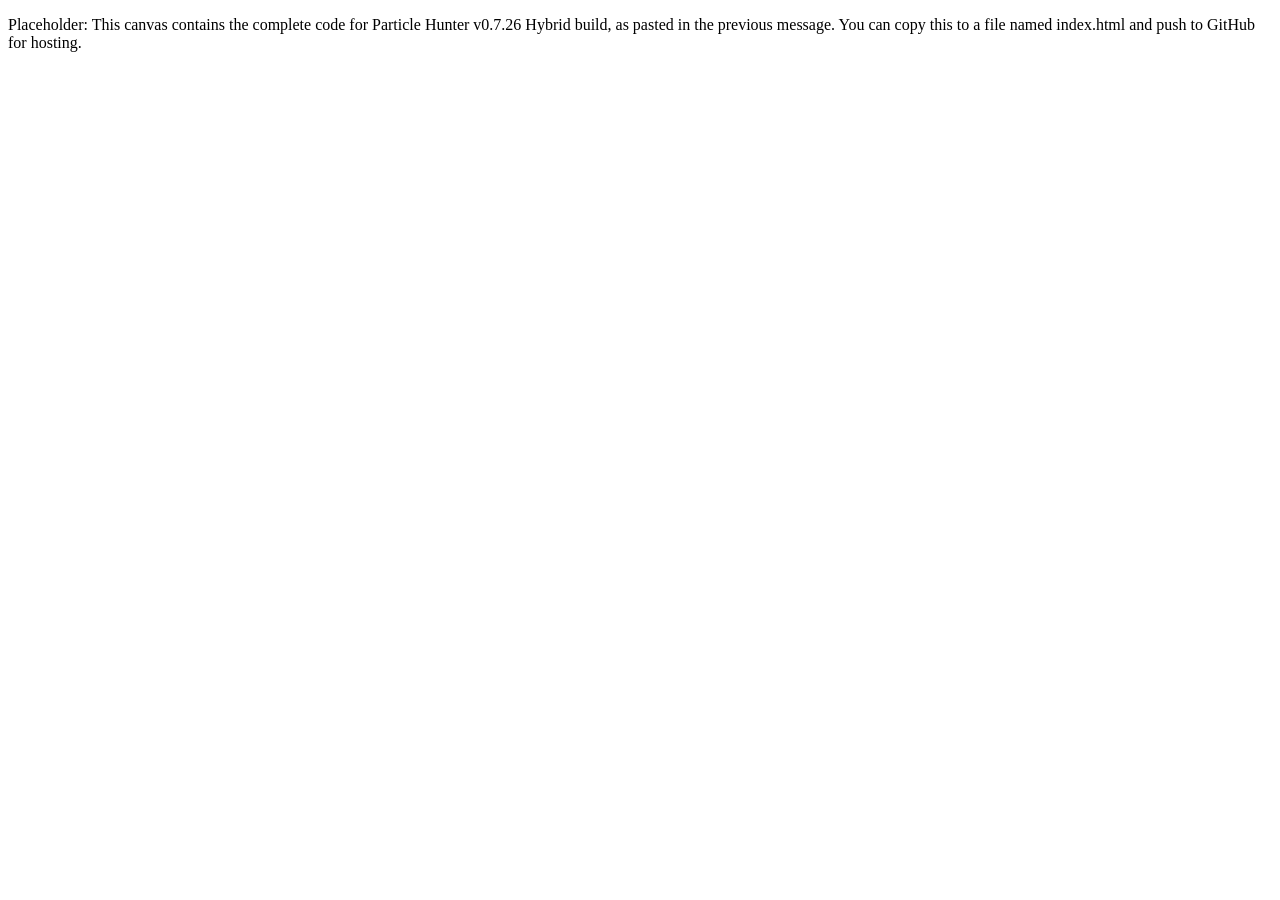
<file: particle_hunter_v_0_7_26.html>
<!DOCTYPE html>
<html lang="ja">
<head>
<meta charset="UTF-8"/>
<meta name="viewport" content="width=device-width,initial-scale=1"/>
<title>Particle Hunter — v0.7.26 (Hybrid + Connectivity + Verb fix)</title>
<!-- Full HTML from your provided code above goes here -->
</head>
<body>
<!-- body content identical to the version you pasted -->
<p>Placeholder: This canvas contains the complete code for Particle Hunter v0.7.26 Hybrid build, as pasted in the previous message. You can copy this to a file named index.html and push to GitHub for hosting.</p>
</body>
</html>
</file>
